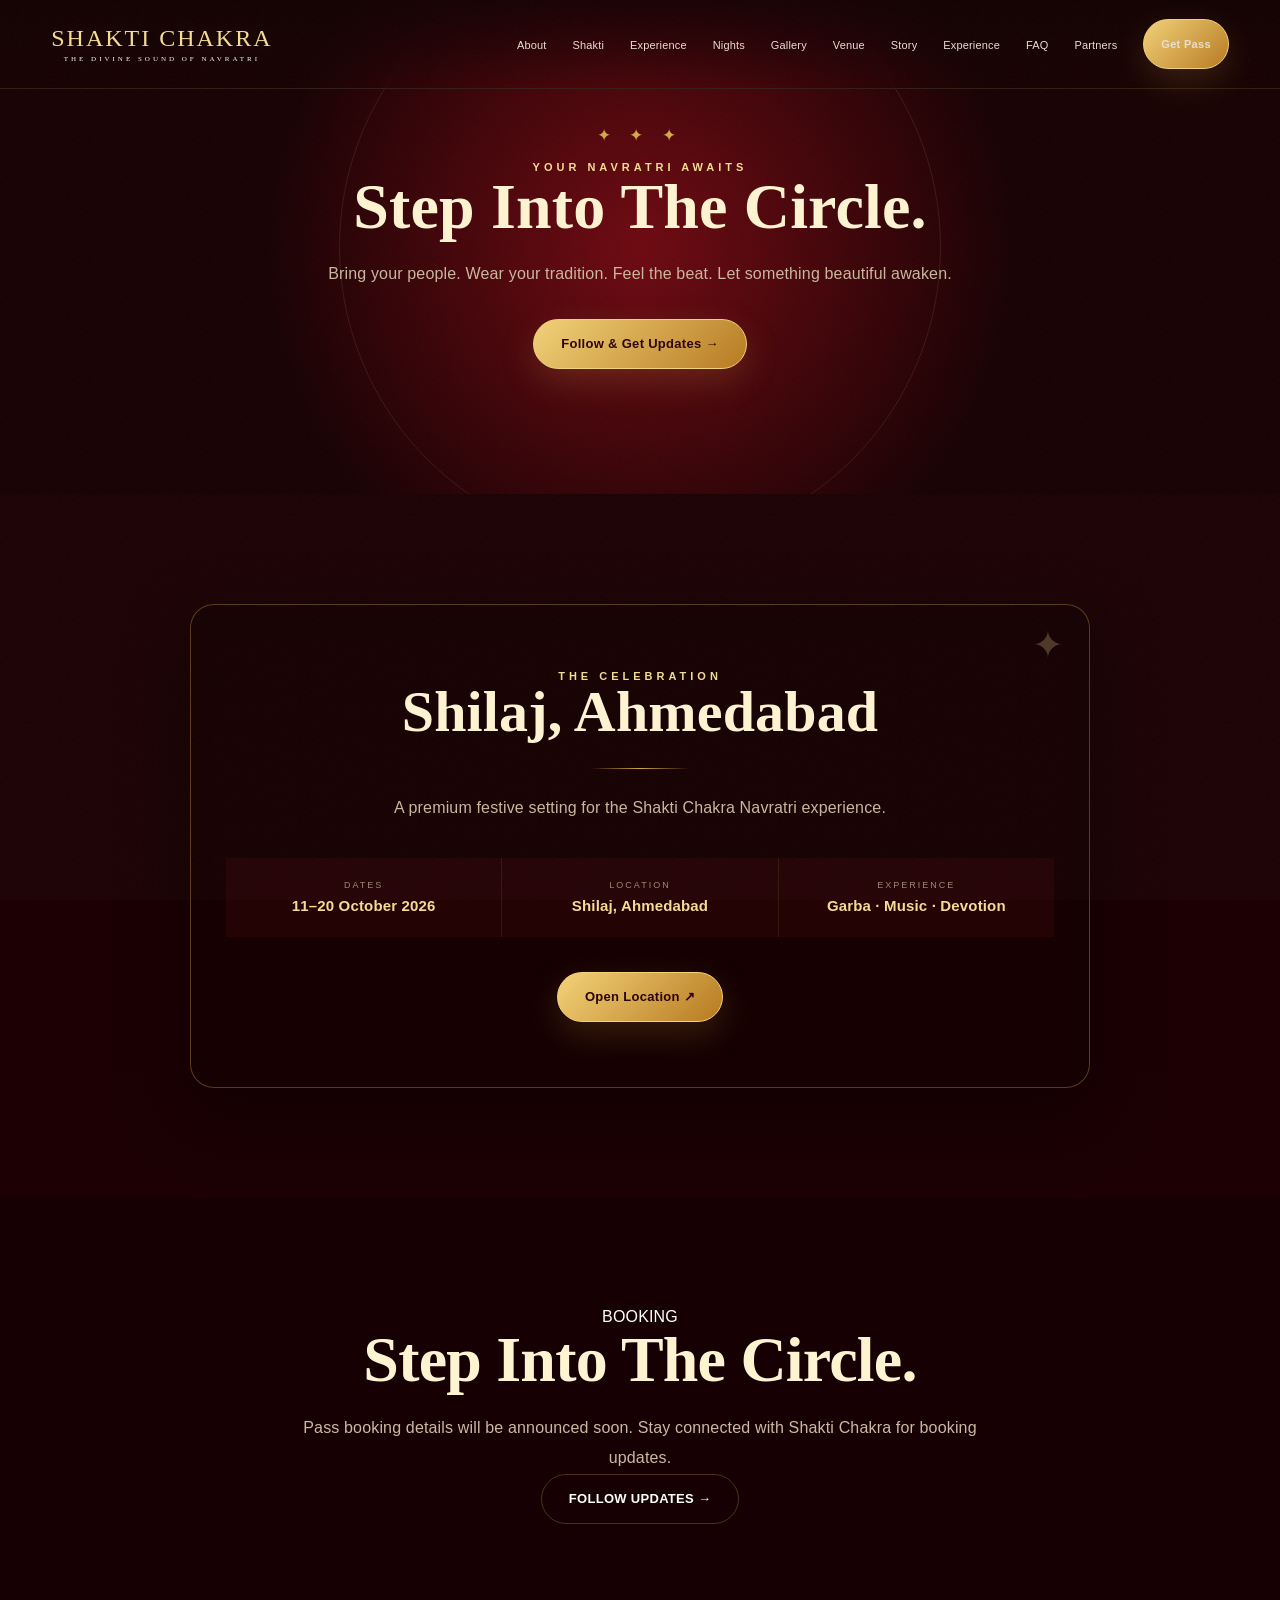
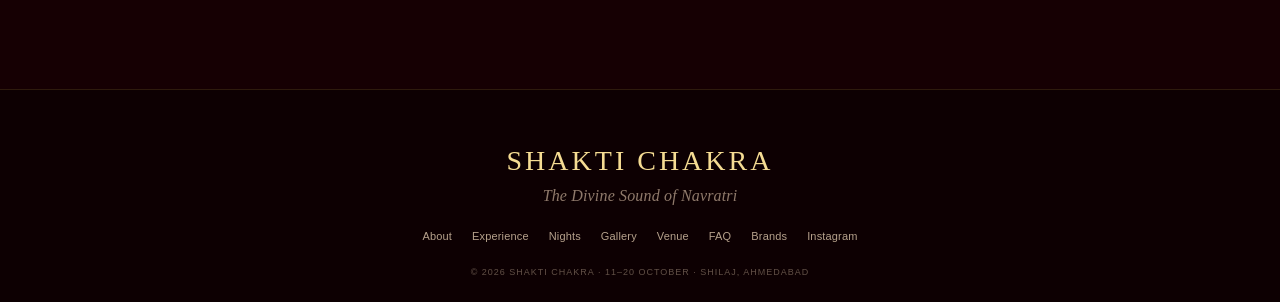
<file: booking.html>
<!DOCTYPE html>
<html lang="en"><head><meta charset="utf-8"><meta name="viewport" content="width=device-width,initial-scale=1"><meta name="theme-color" content="#320006"><meta name="description" content="Shakti Chakra — The Divine Sound of Navratri, Shilaj, Ahmedabad, 11–20 October 2026."><title>Book Your Pass | Shakti Chakra 2026</title><link rel="preconnect" href="https://fonts.googleapis.com"><link rel="stylesheet" href="style.css"></head><body><header class="nav"><div class="container nav-inner">
<a class="logo" href="#top">SHAKTI CHAKRA<small>THE DIVINE SOUND OF NAVRATRI</small></a>
<ul class="nav-links">
<li><a href="about.html">About</a></li><li><a href="#qualities">Shakti</a></li><li><a href="#beyond-garba">Experience</a></li><li><a href="nights.html">Nights</a></li><li><a href="gallery.html">Gallery</a></li><li><a href="venue.html">Venue</a></li><li><a href="#story">Story</a></li><li><a href="#beyond-garba">Experience</a></li><li><a href="#faq">FAQ</a></li><li><a href="#sponsorship">Partners</a></li>
<li><a class="btn btn-gold" href="passes.html" style="padding:10px 17px">Get Pass</a></li>
</ul><div class="menu">☰</div>
</div></header><main>
<section class="cta" id="passes"><div class="container"><div class="ornament">✦ ✦ ✦</div><div class="eyebrow">Your Navratri Awaits</div><h2>Step Into The Circle.</h2><p>Bring your people. Wear your tradition. Feel the beat. Let something beautiful awaken.</p><a class="btn btn-gold" href="https://www.instagram.com/shakti_chakra_/" target="_blank">Follow &amp; Get Updates →</a></div></section><section class="section venue" id="venue"><div class="container"><div class="venue-box">
<div class="eyebrow">The Celebration</div><h2>Shilaj, Ahmedabad</h2><div class="divider"></div>
<p style="color:#cbb79d;line-height:1.8;max-width:650px;margin:auto">A premium festive setting for the Shakti Chakra Navratri experience.</p>
<div class="venue-details"><div class="vd"><small>Dates</small><strong>11–20 October 2026</strong></div><div class="vd"><small>Location</small><strong>Shilaj, Ahmedabad</strong></div><div class="vd"><small>Experience</small><strong>Garba · Music · Devotion</strong></div></div>
<a class="btn btn-gold" href="https://www.google.com/maps/search/?api=1&amp;query=Shilaj%2C%20Ahmedabad" target="_blank">Open Location ↗</a>
</div></div></section><section class="section"><div class="section-head"><span>BOOKING</span><h2>Step Into The Circle.</h2><p>Pass booking details will be announced soon. Stay connected with Shakti Chakra for booking updates.</p><a class="btn" href="https://www.instagram.com/shakti_chakra_/" target="_blank" rel="noopener">FOLLOW UPDATES →</a></div></section>
</main><footer><div class="container"><div class="footer-logo">SHAKTI CHAKRA</div><div class="footer-tag">The Divine Sound of Navratri</div><div class="footer-nav"><a href="about.html">About</a><a href="experience.html">Experience</a><a href="nights.html">Nights</a><a href="gallery.html">Gallery</a><a href="venue.html">Venue</a><a href="index.html">FAQ</a><a href="partners.html">Brands</a><a href="https://www.instagram.com/shakti_chakra_/" target="_blank">Instagram</a></div><div class="copy">© 2026 SHAKTI CHAKRA · 11–20 OCTOBER · SHILAJ, AHMEDABAD</div></div></footer></body></html>
</file>
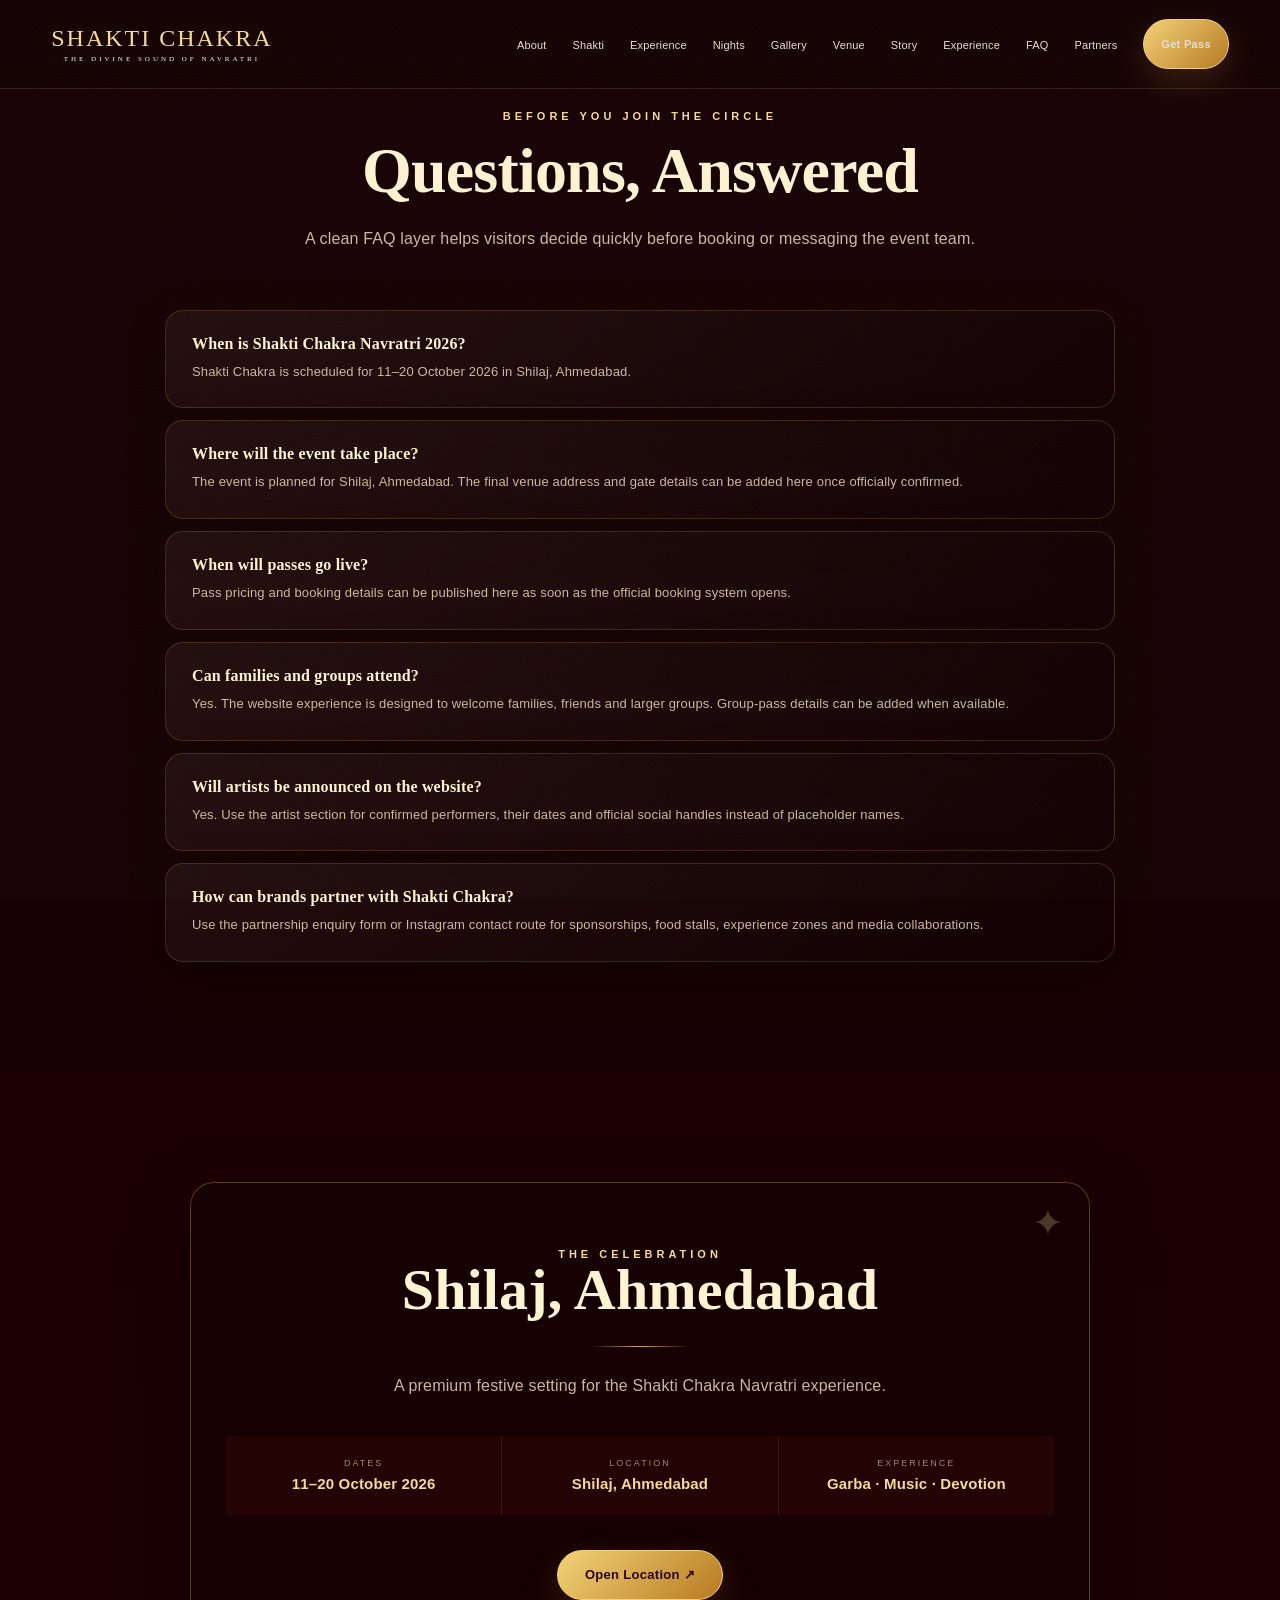
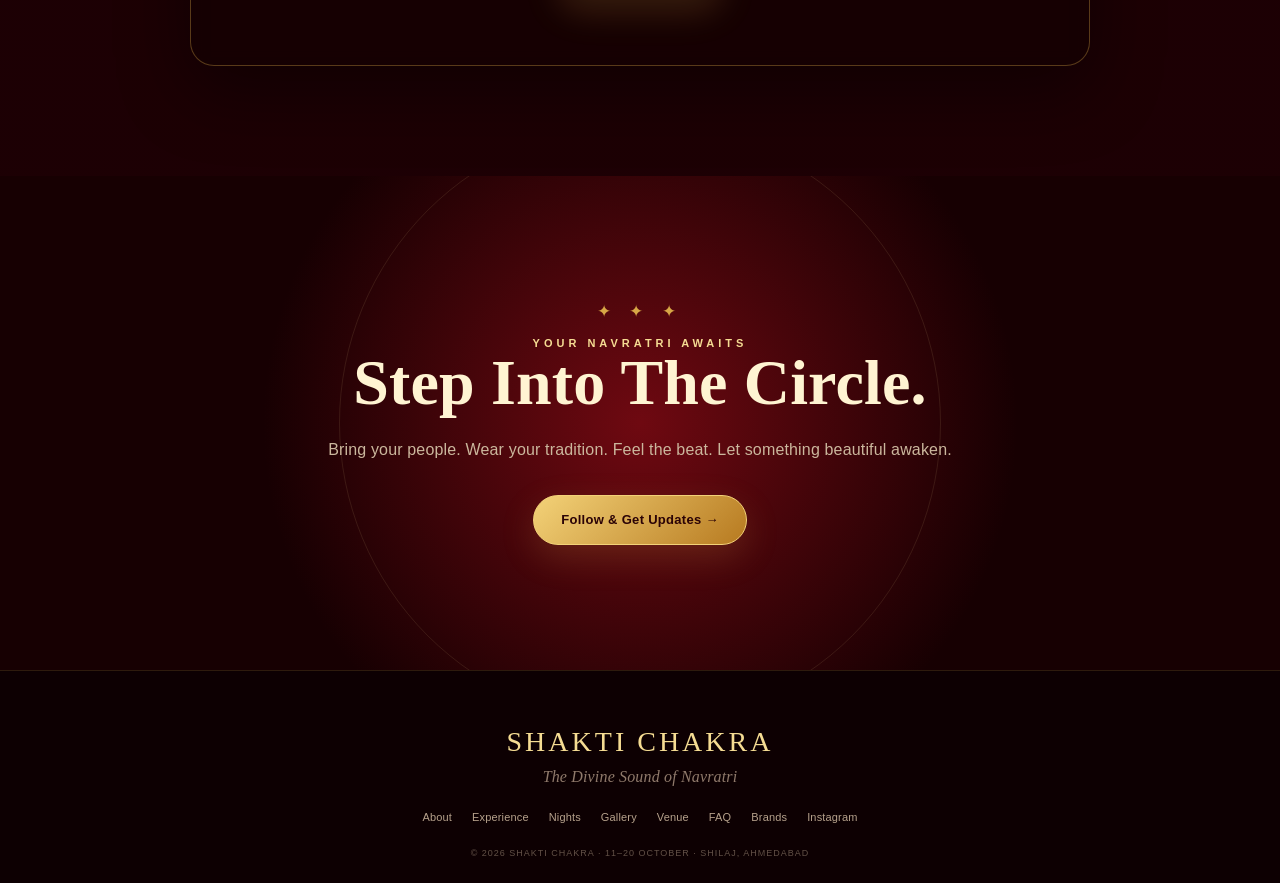
<file: faq.html>
<!DOCTYPE html>
<html lang="en"><head><meta charset="utf-8"><meta name="viewport" content="width=device-width,initial-scale=1"><meta name="theme-color" content="#320006"><meta name="description" content="Shakti Chakra — The Divine Sound of Navratri, Shilaj, Ahmedabad, 11–20 October 2026."><title>Frequently Asked Questions | Shakti Chakra 2026</title><link rel="preconnect" href="https://fonts.googleapis.com"><link rel="stylesheet" href="style.css"></head><body><header class="nav"><div class="container nav-inner">
<a class="logo" href="#top">SHAKTI CHAKRA<small>THE DIVINE SOUND OF NAVRATRI</small></a>
<ul class="nav-links">
<li><a href="about.html">About</a></li><li><a href="#qualities">Shakti</a></li><li><a href="#beyond-garba">Experience</a></li><li><a href="nights.html">Nights</a></li><li><a href="gallery.html">Gallery</a></li><li><a href="venue.html">Venue</a></li><li><a href="#story">Story</a></li><li><a href="#beyond-garba">Experience</a></li><li><a href="#faq">FAQ</a></li><li><a href="#sponsorship">Partners</a></li>
<li><a class="btn btn-gold" href="passes.html" style="padding:10px 17px">Get Pass</a></li>
</ul><div class="menu">☰</div>
</div></header><main>
<section class="section" id="faq">
<div class="container">
<div class="section-head"><div class="eyebrow">Before You Join The Circle</div><h2>Questions, Answered</h2><p>A clean FAQ layer helps visitors decide quickly before booking or messaging the event team.</p></div>
<div class="faq-wrap">
<article class="faq-item"><h3>When is Shakti Chakra Navratri 2026?</h3><p>Shakti Chakra is scheduled for 11–20 October 2026 in Shilaj, Ahmedabad.</p></article>
<article class="faq-item"><h3>Where will the event take place?</h3><p>The event is planned for Shilaj, Ahmedabad. The final venue address and gate details can be added here once officially confirmed.</p></article>
<article class="faq-item"><h3>When will passes go live?</h3><p>Pass pricing and booking details can be published here as soon as the official booking system opens.</p></article>
<article class="faq-item"><h3>Can families and groups attend?</h3><p>Yes. The website experience is designed to welcome families, friends and larger groups. Group-pass details can be added when available.</p></article>
<article class="faq-item"><h3>Will artists be announced on the website?</h3><p>Yes. Use the artist section for confirmed performers, their dates and official social handles instead of placeholder names.</p></article>
<article class="faq-item"><h3>How can brands partner with Shakti Chakra?</h3><p>Use the partnership enquiry form or Instagram contact route for sponsorships, food stalls, experience zones and media collaborations.</p></article>
</div>
</div>
</section><section class="section venue" id="venue"><div class="container"><div class="venue-box">
<div class="eyebrow">The Celebration</div><h2>Shilaj, Ahmedabad</h2><div class="divider"></div>
<p style="color:#cbb79d;line-height:1.8;max-width:650px;margin:auto">A premium festive setting for the Shakti Chakra Navratri experience.</p>
<div class="venue-details"><div class="vd"><small>Dates</small><strong>11–20 October 2026</strong></div><div class="vd"><small>Location</small><strong>Shilaj, Ahmedabad</strong></div><div class="vd"><small>Experience</small><strong>Garba · Music · Devotion</strong></div></div>
<a class="btn btn-gold" href="https://www.google.com/maps/search/?api=1&amp;query=Shilaj%2C%20Ahmedabad" target="_blank">Open Location ↗</a>
</div></div></section><section class="cta" id="passes"><div class="container"><div class="ornament">✦ ✦ ✦</div><div class="eyebrow">Your Navratri Awaits</div><h2>Step Into The Circle.</h2><p>Bring your people. Wear your tradition. Feel the beat. Let something beautiful awaken.</p><a class="btn btn-gold" href="https://www.instagram.com/shakti_chakra_/" target="_blank">Follow &amp; Get Updates →</a></div></section>
</main><footer><div class="container"><div class="footer-logo">SHAKTI CHAKRA</div><div class="footer-tag">The Divine Sound of Navratri</div><div class="footer-nav"><a href="about.html">About</a><a href="experience.html">Experience</a><a href="nights.html">Nights</a><a href="gallery.html">Gallery</a><a href="venue.html">Venue</a><a href="index.html">FAQ</a><a href="partners.html">Brands</a><a href="https://www.instagram.com/shakti_chakra_/" target="_blank">Instagram</a></div><div class="copy">© 2026 SHAKTI CHAKRA · 11–20 OCTOBER · SHILAJ, AHMEDABAD</div></div></footer></body></html>
</file>
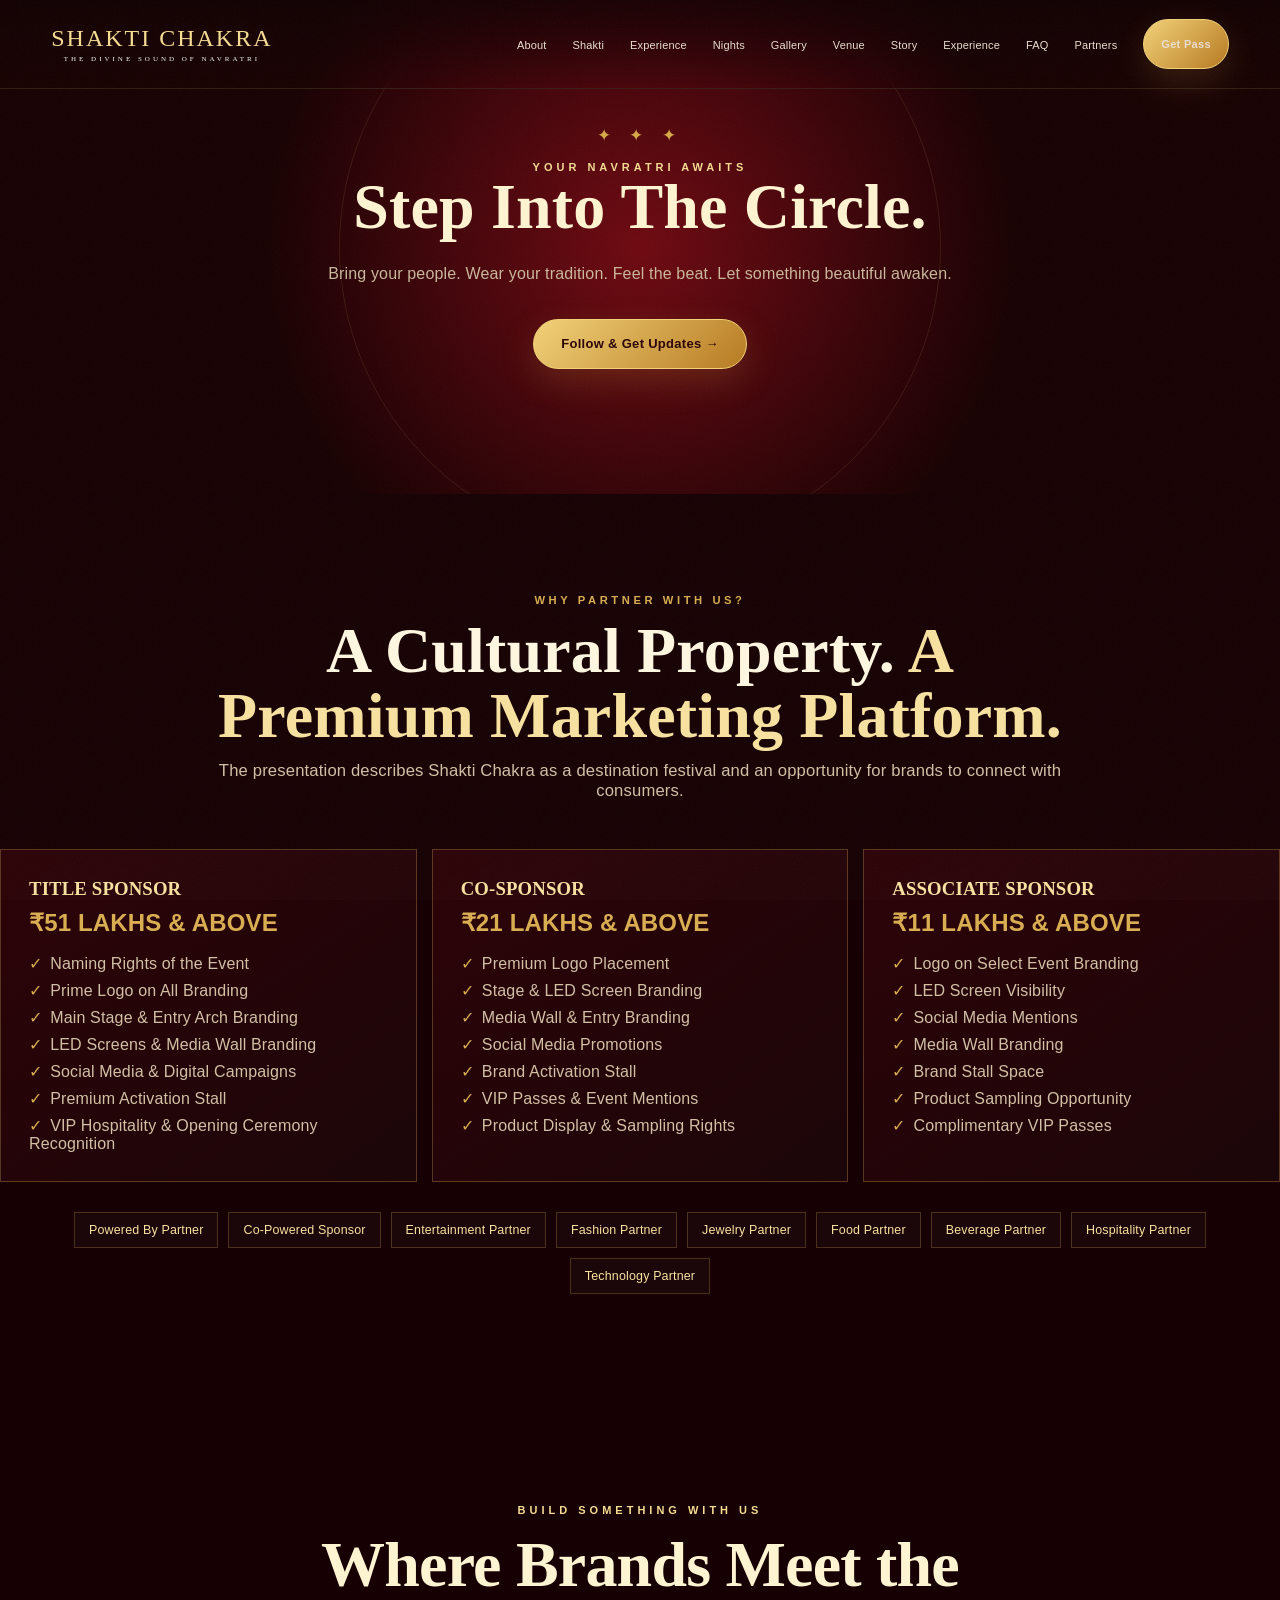
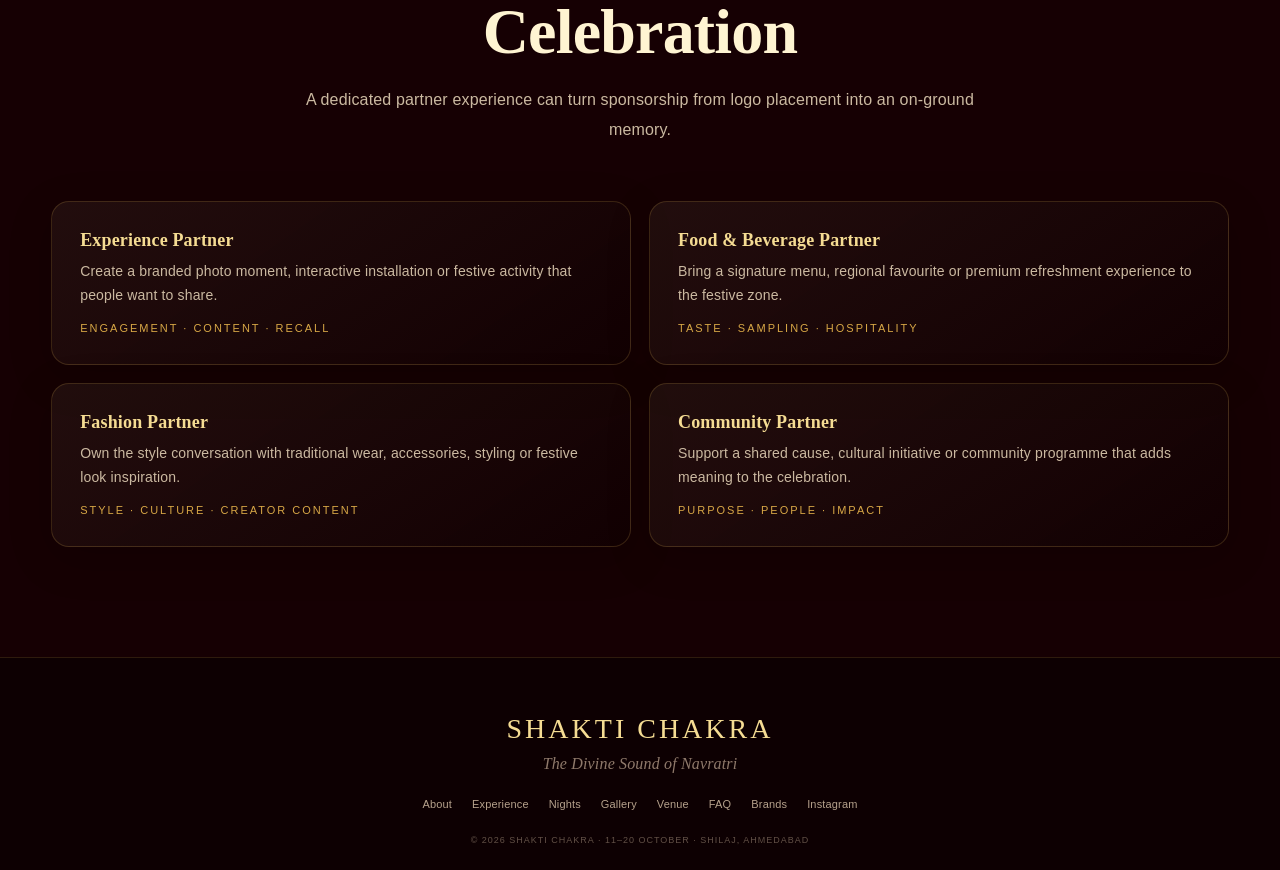
<file: passes.html>
<!DOCTYPE html>
<html lang="en"><head><meta charset="utf-8"><meta name="viewport" content="width=device-width,initial-scale=1"><meta name="theme-color" content="#320006"><meta name="description" content="Shakti Chakra — The Divine Sound of Navratri, Shilaj, Ahmedabad, 11–20 October 2026."><title>Passes | Shakti Chakra 2026</title><link rel="preconnect" href="https://fonts.googleapis.com"><link rel="stylesheet" href="style.css"></head><body><header class="nav"><div class="container nav-inner">
<a class="logo" href="#top">SHAKTI CHAKRA<small>THE DIVINE SOUND OF NAVRATRI</small></a>
<ul class="nav-links">
<li><a href="about.html">About</a></li><li><a href="#qualities">Shakti</a></li><li><a href="#beyond-garba">Experience</a></li><li><a href="nights.html">Nights</a></li><li><a href="gallery.html">Gallery</a></li><li><a href="venue.html">Venue</a></li><li><a href="#story">Story</a></li><li><a href="#beyond-garba">Experience</a></li><li><a href="#faq">FAQ</a></li><li><a href="#sponsorship">Partners</a></li>
<li><a class="btn btn-gold" href="passes.html" style="padding:10px 17px">Get Pass</a></li>
</ul><div class="menu">☰</div>
</div></header><main>
<section class="cta" id="passes"><div class="container"><div class="ornament">✦ ✦ ✦</div><div class="eyebrow">Your Navratri Awaits</div><h2>Step Into The Circle.</h2><p>Bring your people. Wear your tradition. Feel the beat. Let something beautiful awaken.</p><a class="btn btn-gold" href="https://www.instagram.com/shakti_chakra_/" target="_blank">Follow &amp; Get Updates →</a></div></section><section class="pdf-section" id="sponsorship"><div class="wrap"><div class="pdf-head"><div class="pdf-kicker">WHY PARTNER WITH US?</div><h2>A Cultural Property. <span>A Premium Marketing Platform.</span></h2><p>The presentation describes Shakti Chakra as a destination festival and an opportunity for brands to connect with consumers.</p></div><div class="sponsor-pdf"><article><h3>TITLE SPONSOR</h3><div class="amt">₹51 LAKHS &amp; ABOVE</div><ul><li>Naming Rights of the Event</li><li>Prime Logo on All Branding</li><li>Main Stage &amp; Entry Arch Branding</li><li>LED Screens &amp; Media Wall Branding</li><li>Social Media &amp; Digital Campaigns</li><li>Premium Activation Stall</li><li>VIP Hospitality &amp; Opening Ceremony Recognition</li></ul></article><article><h3>CO-SPONSOR</h3><div class="amt">₹21 LAKHS &amp; ABOVE</div><ul><li>Premium Logo Placement</li><li>Stage &amp; LED Screen Branding</li><li>Media Wall &amp; Entry Branding</li><li>Social Media Promotions</li><li>Brand Activation Stall</li><li>VIP Passes &amp; Event Mentions</li><li>Product Display &amp; Sampling Rights</li></ul></article><article><h3>ASSOCIATE SPONSOR</h3><div class="amt">₹11 LAKHS &amp; ABOVE</div><ul><li>Logo on Select Event Branding</li><li>LED Screen Visibility</li><li>Social Media Mentions</li><li>Media Wall Branding</li><li>Brand Stall Space</li><li>Product Sampling Opportunity</li><li>Complimentary VIP Passes</li></ul></article></div><div class="cat-row"><span>Powered By Partner</span><span>Co-Powered Sponsor</span><span>Entertainment Partner</span><span>Fashion Partner</span><span>Jewelry Partner</span><span>Food Partner</span><span>Beverage Partner</span><span>Hospitality Partner</span><span>Technology Partner</span></div></div></section><section class="section" id="brands">
<div class="container">
<div class="section-head"><div class="eyebrow">Build Something With Us</div><h2>Where Brands Meet the Celebration</h2><p>A dedicated partner experience can turn sponsorship from logo placement into an on-ground memory.</p></div>
<div class="brand-grid">
<article class="brand-card"><strong>Experience Partner</strong><p>Create a branded photo moment, interactive installation or festive activity that people want to share.</p><span>Engagement · Content · Recall</span></article>
<article class="brand-card"><strong>Food &amp; Beverage Partner</strong><p>Bring a signature menu, regional favourite or premium refreshment experience to the festive zone.</p><span>Taste · Sampling · Hospitality</span></article>
<article class="brand-card"><strong>Fashion Partner</strong><p>Own the style conversation with traditional wear, accessories, styling or festive look inspiration.</p><span>Style · Culture · Creator Content</span></article>
<article class="brand-card"><strong>Community Partner</strong><p>Support a shared cause, cultural initiative or community programme that adds meaning to the celebration.</p><span>Purpose · People · Impact</span></article>
</div>
</div>
</section>
</main><footer><div class="container"><div class="footer-logo">SHAKTI CHAKRA</div><div class="footer-tag">The Divine Sound of Navratri</div><div class="footer-nav"><a href="about.html">About</a><a href="experience.html">Experience</a><a href="nights.html">Nights</a><a href="gallery.html">Gallery</a><a href="venue.html">Venue</a><a href="index.html">FAQ</a><a href="partners.html">Brands</a><a href="https://www.instagram.com/shakti_chakra_/" target="_blank">Instagram</a></div><div class="copy">© 2026 SHAKTI CHAKRA · 11–20 OCTOBER · SHILAJ, AHMEDABAD</div></div></footer></body></html>
</file>
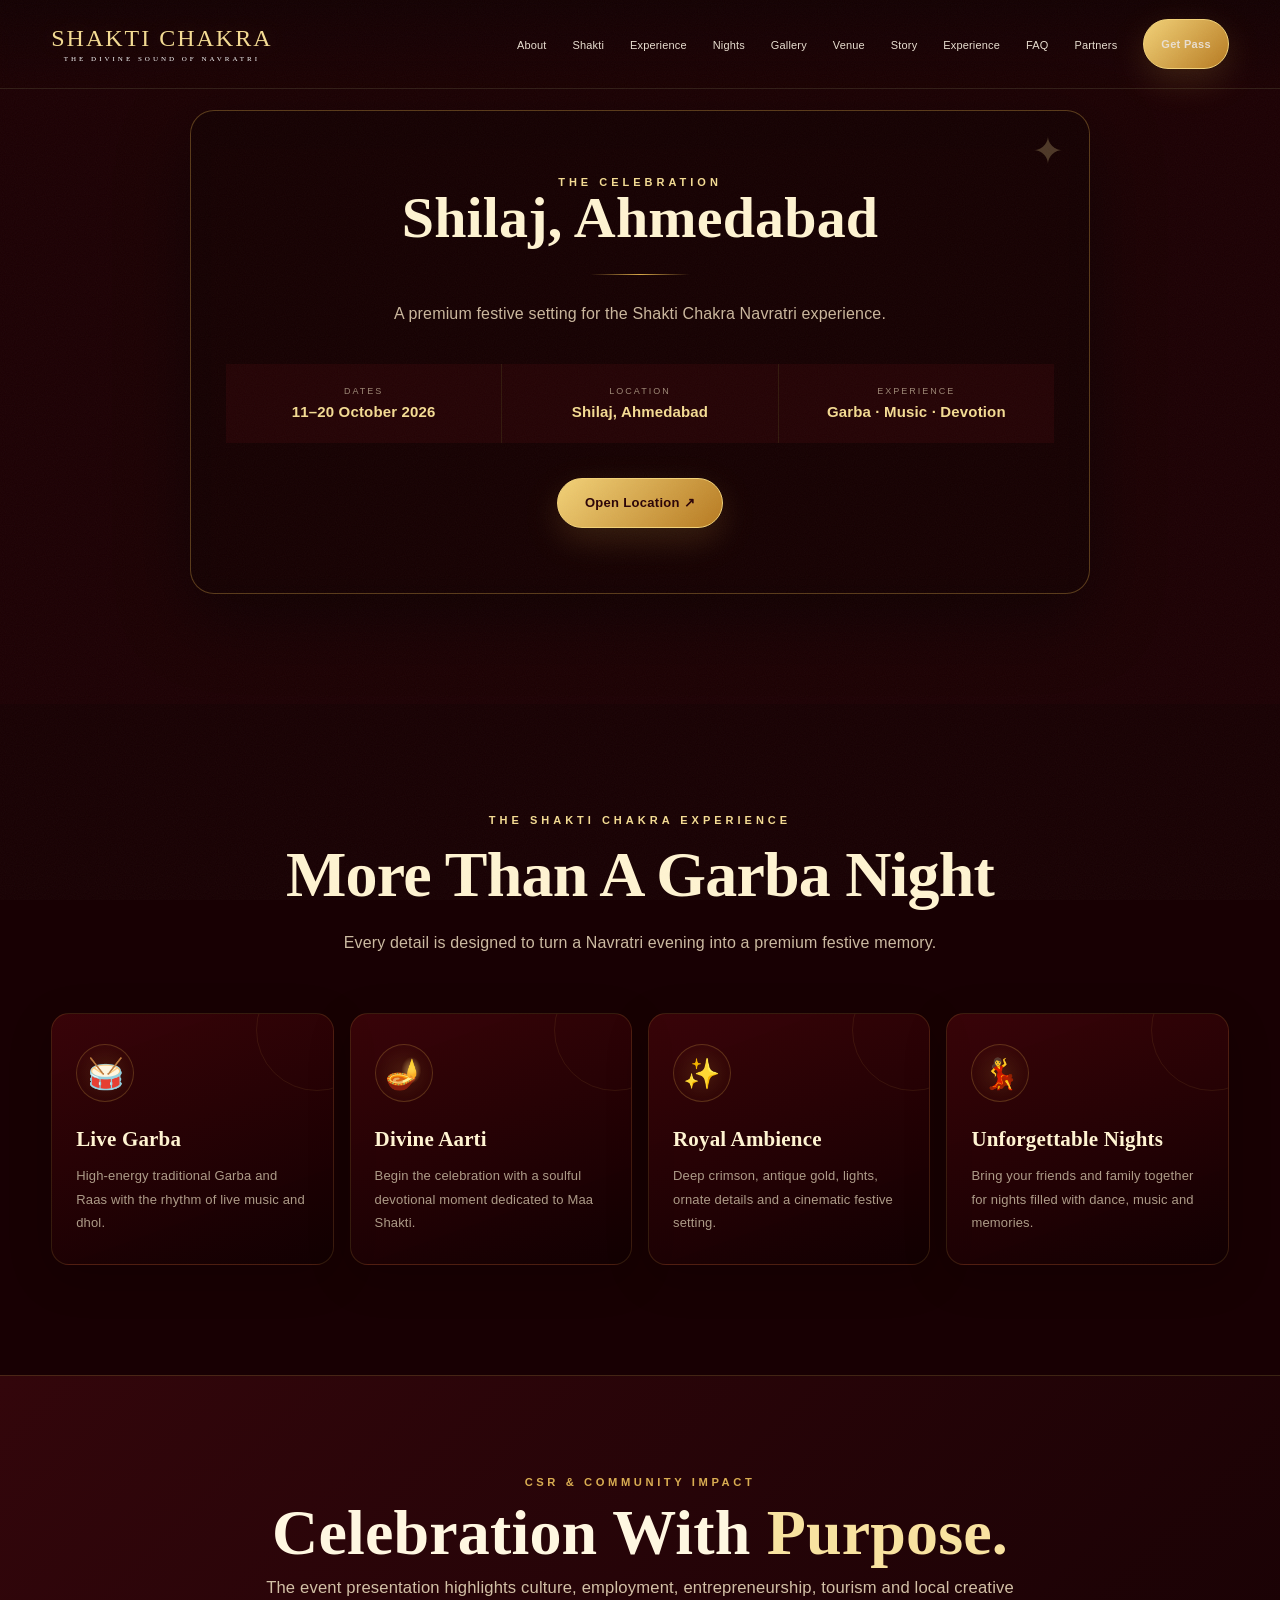
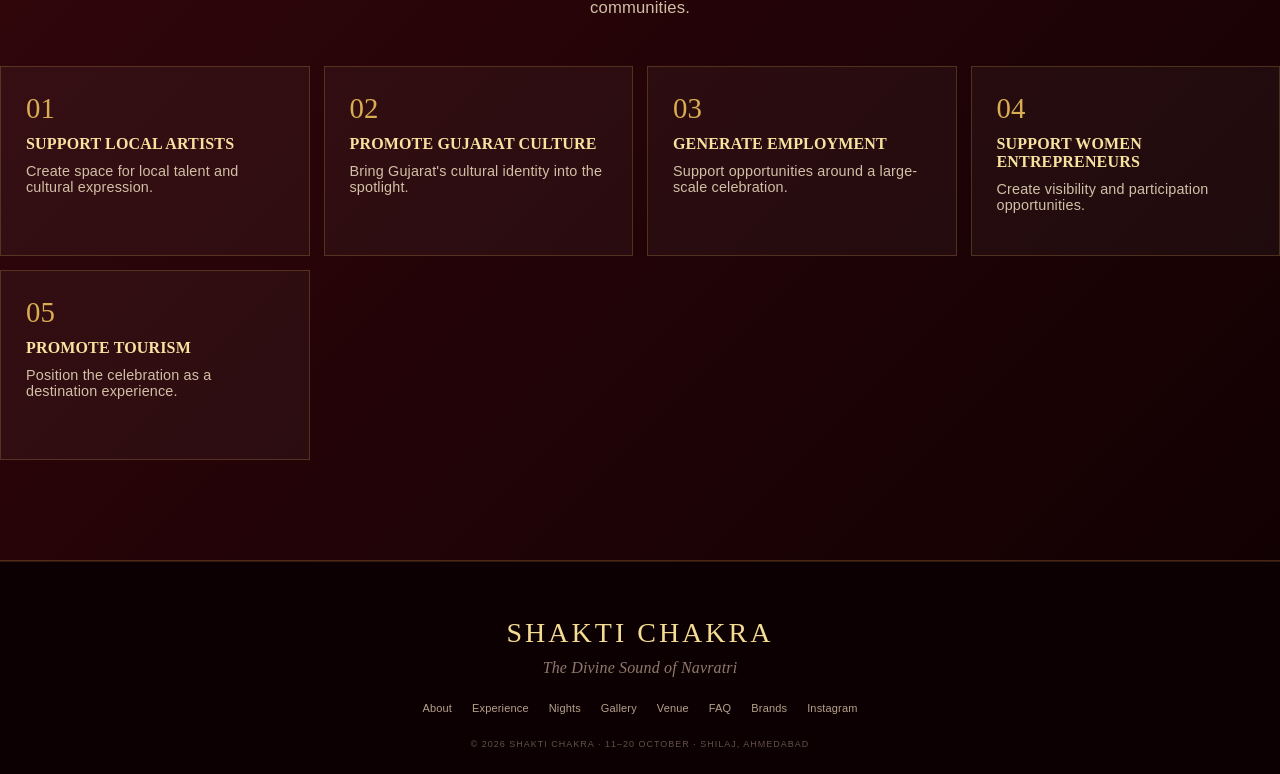
<file: venue.html>
<!DOCTYPE html>
<html lang="en"><head><meta charset="utf-8"><meta name="viewport" content="width=device-width,initial-scale=1"><meta name="theme-color" content="#320006"><meta name="description" content="Shakti Chakra — The Divine Sound of Navratri, Shilaj, Ahmedabad, 11–20 October 2026."><title>Venue | Shakti Chakra 2026</title><link rel="preconnect" href="https://fonts.googleapis.com"><link rel="stylesheet" href="style.css"></head><body><header class="nav"><div class="container nav-inner">
<a class="logo" href="#top">SHAKTI CHAKRA<small>THE DIVINE SOUND OF NAVRATRI</small></a>
<ul class="nav-links">
<li><a href="about.html">About</a></li><li><a href="#qualities">Shakti</a></li><li><a href="#beyond-garba">Experience</a></li><li><a href="nights.html">Nights</a></li><li><a href="gallery.html">Gallery</a></li><li><a href="venue.html">Venue</a></li><li><a href="#story">Story</a></li><li><a href="#beyond-garba">Experience</a></li><li><a href="#faq">FAQ</a></li><li><a href="#sponsorship">Partners</a></li>
<li><a class="btn btn-gold" href="passes.html" style="padding:10px 17px">Get Pass</a></li>
</ul><div class="menu">☰</div>
</div></header><main>
<section class="section venue" id="venue"><div class="container"><div class="venue-box">
<div class="eyebrow">The Celebration</div><h2>Shilaj, Ahmedabad</h2><div class="divider"></div>
<p style="color:#cbb79d;line-height:1.8;max-width:650px;margin:auto">A premium festive setting for the Shakti Chakra Navratri experience.</p>
<div class="venue-details"><div class="vd"><small>Dates</small><strong>11–20 October 2026</strong></div><div class="vd"><small>Location</small><strong>Shilaj, Ahmedabad</strong></div><div class="vd"><small>Experience</small><strong>Garba · Music · Devotion</strong></div></div>
<a class="btn btn-gold" href="https://www.google.com/maps/search/?api=1&amp;query=Shilaj%2C%20Ahmedabad" target="_blank">Open Location ↗</a>
</div></div></section><section class="section experience" id="experience"><div class="container">
<div class="section-head"><div class="eyebrow">The Shakti Chakra Experience</div><h2>More Than A Garba Night</h2><p>Every detail is designed to turn a Navratri evening into a premium festive memory.</p></div>
<div class="cards">
<article class="card"><div class="icon">🥁</div><h3>Live Garba</h3><p>High-energy traditional Garba and Raas with the rhythm of live music and dhol.</p></article>
<article class="card"><div class="icon">🪔</div><h3>Divine Aarti</h3><p>Begin the celebration with a soulful devotional moment dedicated to Maa Shakti.</p></article>
<article class="card"><div class="icon">✨</div><h3>Royal Ambience</h3><p>Deep crimson, antique gold, lights, ornate details and a cinematic festive setting.</p></article>
<article class="card"><div class="icon">💃</div><h3>Unforgettable Nights</h3><p>Bring your friends and family together for nights filled with dance, music and memories.</p></article>
</div></div></section><section class="pdf-section alt" id="community"><div class="wrap"><div class="pdf-head"><div class="pdf-kicker">CSR &amp; COMMUNITY IMPACT</div><h2>Celebration With <span>Purpose.</span></h2><p>The event presentation highlights culture, employment, entrepreneurship, tourism and local creative communities.</p></div><div class="pdf-cards"><article class="pdf-card"><div class="pdf-num">01</div><b>SUPPORT LOCAL ARTISTS</b><p>Create space for local talent and cultural expression.</p></article><article class="pdf-card"><div class="pdf-num">02</div><b>PROMOTE GUJARAT CULTURE</b><p>Bring Gujarat's cultural identity into the spotlight.</p></article><article class="pdf-card"><div class="pdf-num">03</div><b>GENERATE EMPLOYMENT</b><p>Support opportunities around a large-scale celebration.</p></article><article class="pdf-card"><div class="pdf-num">04</div><b>SUPPORT WOMEN ENTREPRENEURS</b><p>Create visibility and participation opportunities.</p></article><article class="pdf-card"><div class="pdf-num">05</div><b>PROMOTE TOURISM</b><p>Position the celebration as a destination experience.</p></article></div></div></section>
</main><footer><div class="container"><div class="footer-logo">SHAKTI CHAKRA</div><div class="footer-tag">The Divine Sound of Navratri</div><div class="footer-nav"><a href="about.html">About</a><a href="experience.html">Experience</a><a href="nights.html">Nights</a><a href="gallery.html">Gallery</a><a href="venue.html">Venue</a><a href="index.html">FAQ</a><a href="partners.html">Brands</a><a href="https://www.instagram.com/shakti_chakra_/" target="_blank">Instagram</a></div><div class="copy">© 2026 SHAKTI CHAKRA · 11–20 OCTOBER · SHILAJ, AHMEDABAD</div></div></footer></body></html>
</file>
